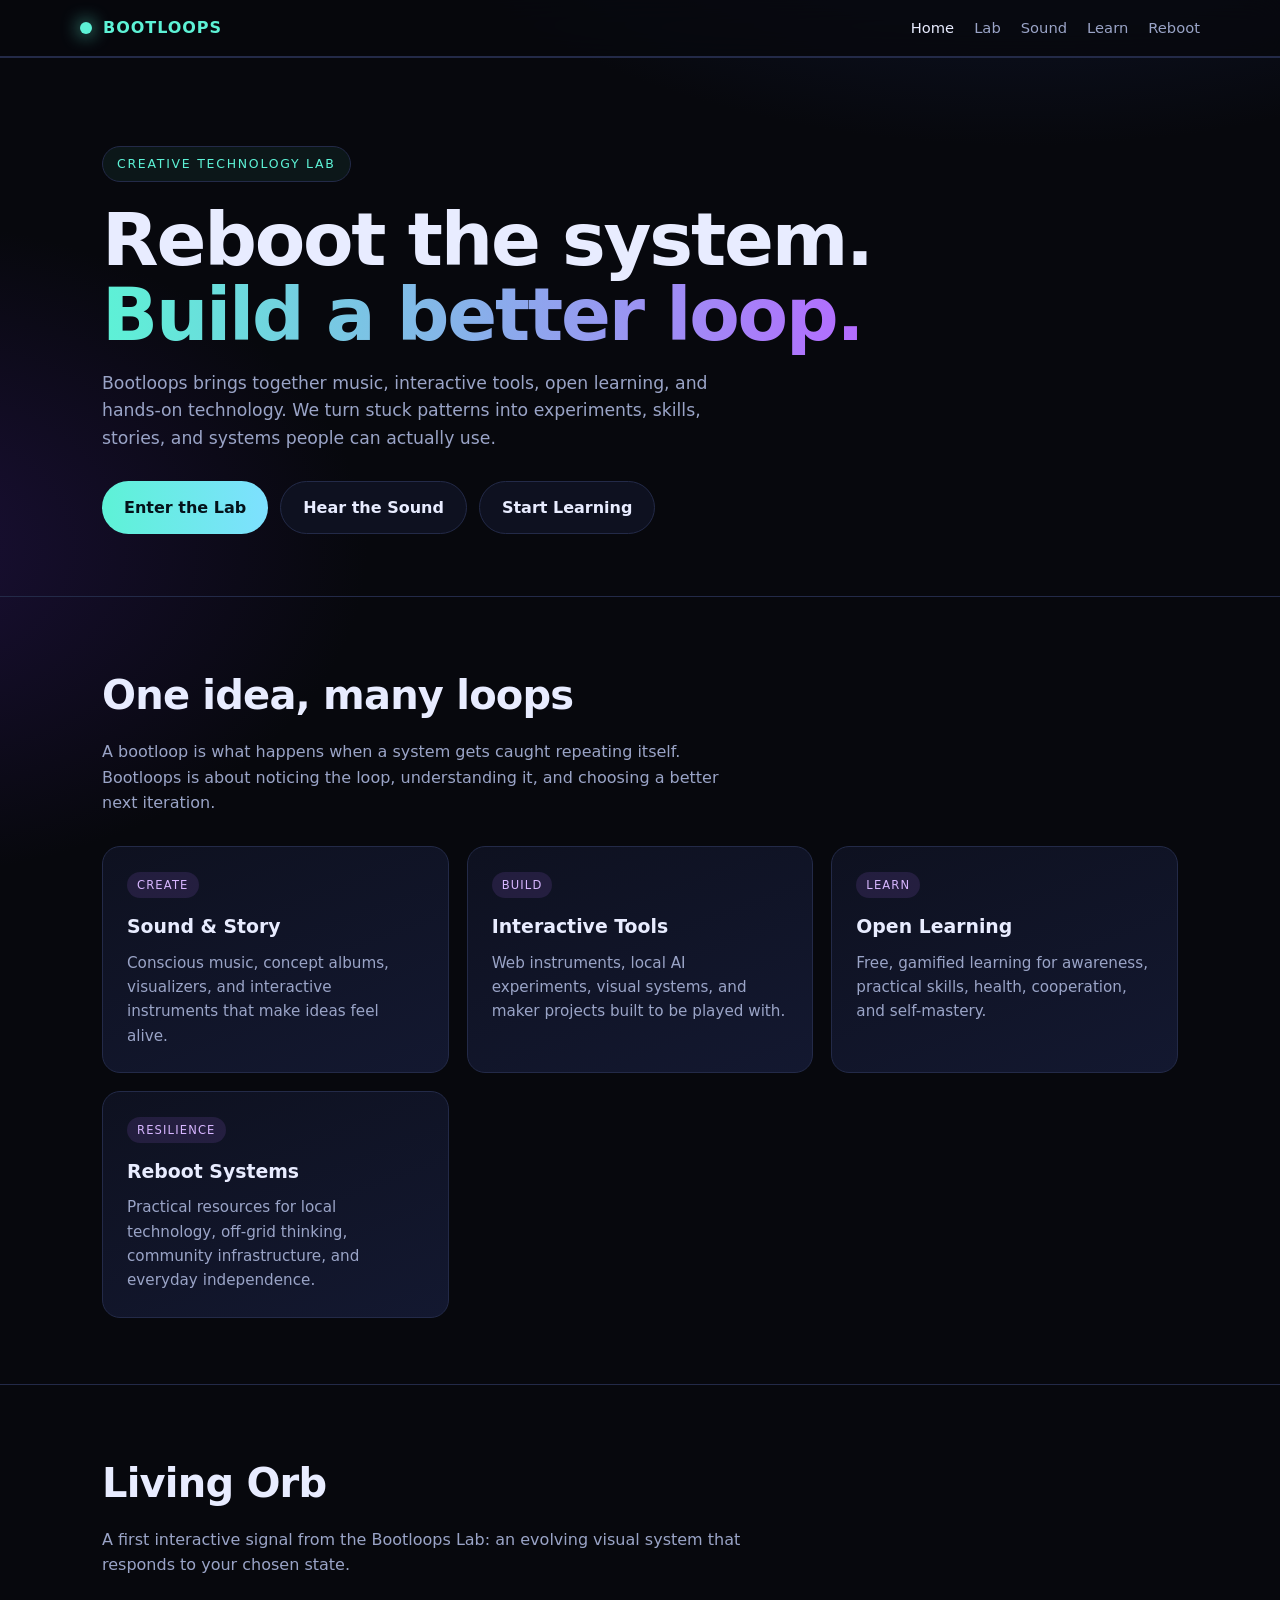
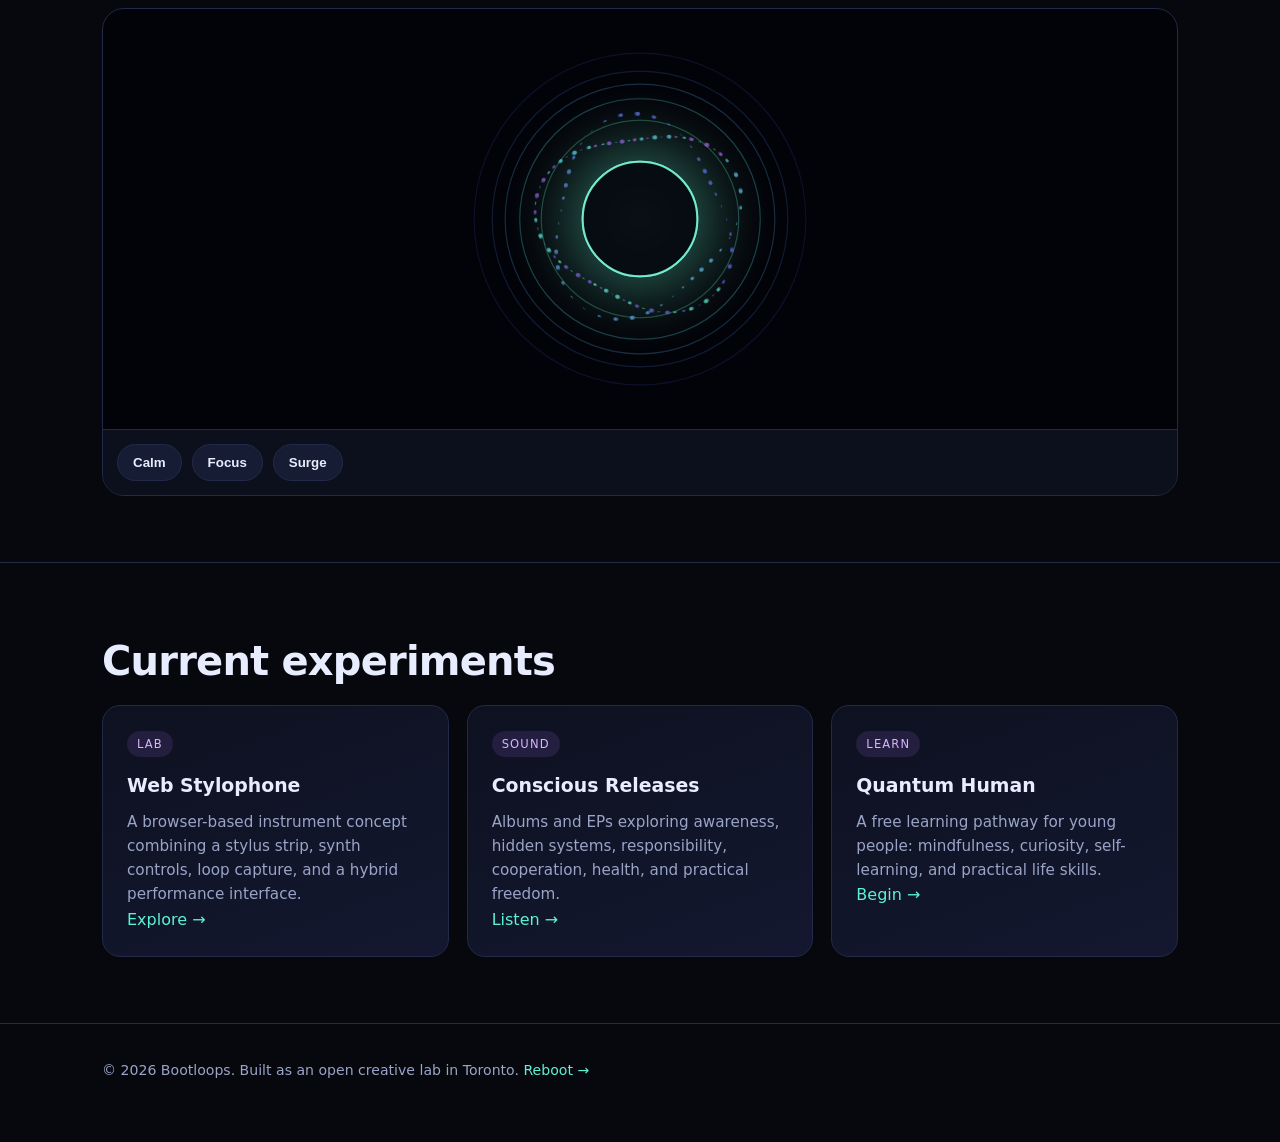
<file: index.html>
<!doctype html><html lang="en"><head><meta charset="utf-8"><meta name="viewport" content="width=device-width,initial-scale=1"><title>Bootloops — Reboot the system. Build a better loop.</title><meta name="description" content="Bootloops is a creative technology lab making music, interactive tools, and open learning that help people reboot their thinking, build practical skills, and create resilient ways of living."><link rel="stylesheet" href="css/style.css"></head><body><header><div class="wrap nav"><a class="brand" href="index.html"><span class="dot"></span>Bootloops</a><nav class="menu"><a class="active" href="index.html">Home</a><a href="lab.html">Lab</a><a href="sound.html">Sound</a><a href="learn.html">Learn</a><a href="reboot.html">Reboot</a></nav></div></header><main><section class="hero"><div class="wrap"><span class="kicker">Creative technology lab</span><h1>Reboot the system.<br><span>Build a better loop.</span></h1><p class="lede">Bootloops brings together music, interactive tools, open learning, and hands-on technology. We turn stuck patterns into experiments, skills, stories, and systems people can actually use.</p><div class="cta"><a class="btn primary" href="lab.html">Enter the Lab</a><a class="btn" href="sound.html">Hear the Sound</a><a class="btn" href="learn.html">Start Learning</a></div></div></section><section><div class="wrap"><h2>One idea, many loops</h2><p class="sub">A bootloop is what happens when a system gets caught repeating itself. Bootloops is about noticing the loop, understanding it, and choosing a better next iteration.</p><div class="grid"><article class="card"><span class="tag">Create</span><h3>Sound & Story</h3><p>Conscious music, concept albums, visualizers, and interactive instruments that make ideas feel alive.</p></article><article class="card"><span class="tag">Build</span><h3>Interactive Tools</h3><p>Web instruments, local AI experiments, visual systems, and maker projects built to be played with.</p></article><article class="card"><span class="tag">Learn</span><h3>Open Learning</h3><p>Free, gamified learning for awareness, practical skills, health, cooperation, and self-mastery.</p></article><article class="card"><span class="tag">Resilience</span><h3>Reboot Systems</h3><p>Practical resources for local technology, off-grid thinking, community infrastructure, and everyday independence.</p></article></div></div></section><section><div class="wrap"><h2>Living Orb</h2><p class="sub">A first interactive signal from the Bootloops Lab: an evolving visual system that responds to your chosen state.</p><div class="orb-wrap"><canvas id="orb"></canvas><div class="controls"><button data-mode="calm">Calm</button><button data-mode="focus">Focus</button><button data-mode="surge">Surge</button></div></div></div></section><section><div class="wrap"><h2>Current experiments</h2><div class="grid"><article class="card"><span class="tag">Lab</span><h3>Web Stylophone</h3><p>A browser-based instrument concept combining a stylus strip, synth controls, loop capture, and a hybrid performance interface.</p><a href="lab.html">Explore →</a></article><article class="card"><span class="tag">Sound</span><h3>Conscious Releases</h3><p>Albums and EPs exploring awareness, hidden systems, responsibility, cooperation, health, and practical freedom.</p><a href="sound.html">Listen →</a></article><article class="card"><span class="tag">Learn</span><h3>Quantum Human</h3><p>A free learning pathway for young people: mindfulness, curiosity, self-learning, and practical life skills.</p><a href="learn.html">Begin →</a></article></div></div></section></main><footer><div class="wrap">© 2026 Bootloops. Built as an open creative lab in Toronto. <a href="reboot.html">Reboot →</a></div></footer><script src="js/main.js"></script></body></html>
</file>
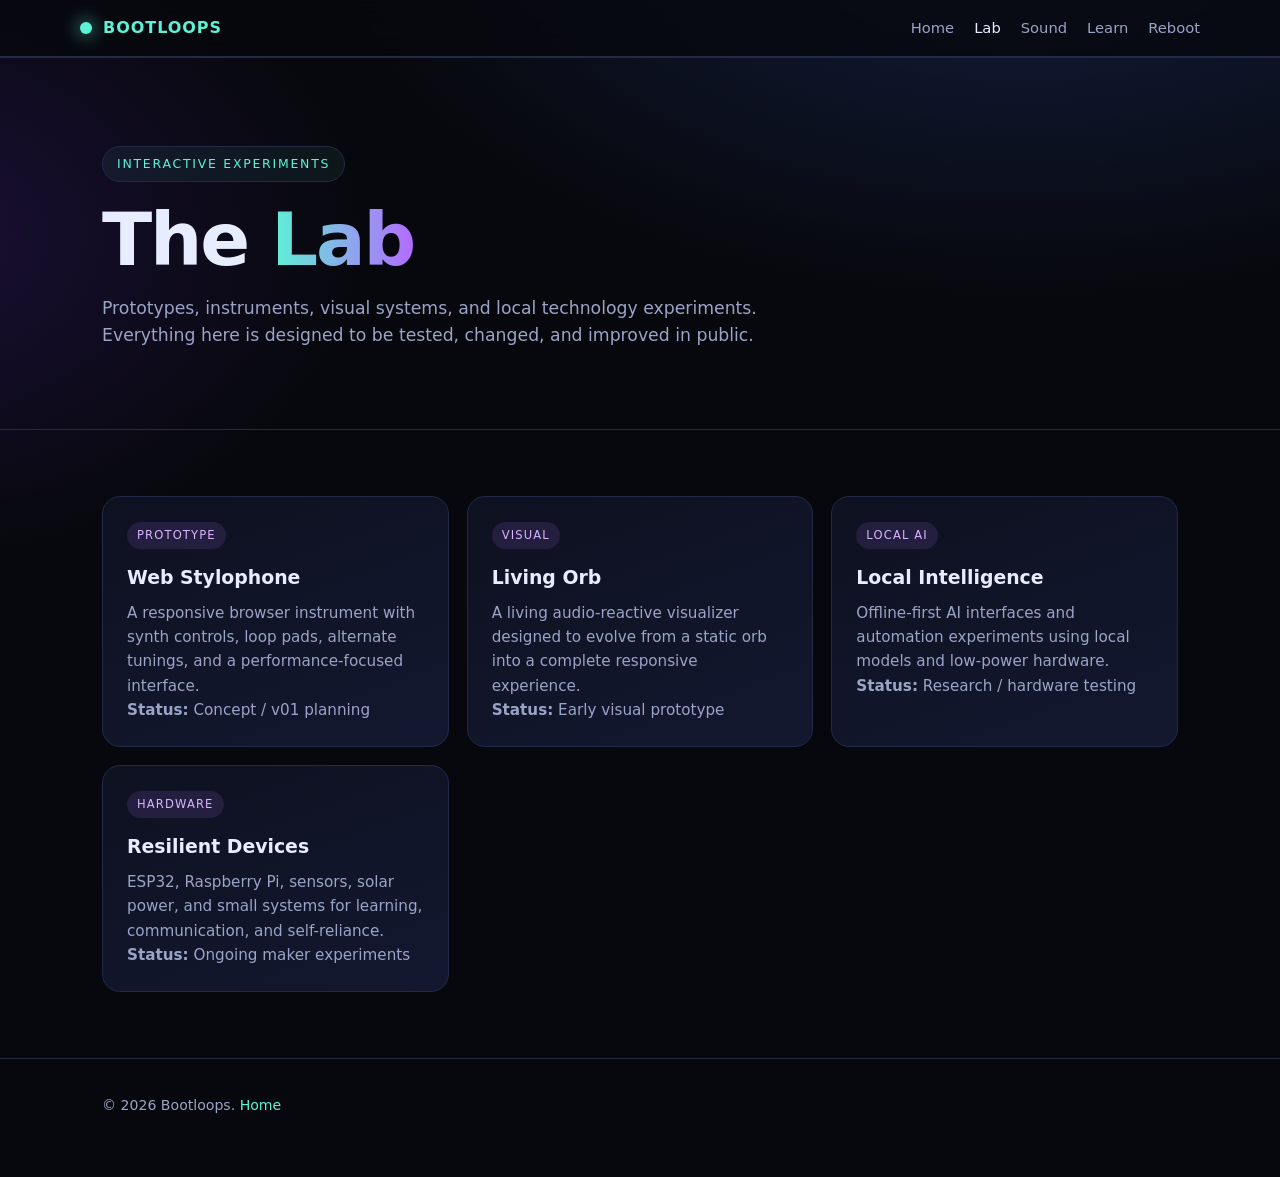
<file: lab.html>
<!doctype html><html lang="en"><head><meta charset="utf-8"><meta name="viewport" content="width=device-width,initial-scale=1"><title>Lab — Bootloops</title><link rel="stylesheet" href="css/style.css"></head><body><header><div class="wrap nav"><a class="brand" href="index.html"><span class="dot"></span>Bootloops</a><nav class="menu"><a href="index.html">Home</a><a class="active" href="lab.html">Lab</a><a href="sound.html">Sound</a><a href="learn.html">Learn</a><a href="reboot.html">Reboot</a></nav></div></header><main><section class="hero"><div class="wrap"><span class="kicker">Interactive experiments</span><h1>The <span>Lab</span></h1><p class="lede">Prototypes, instruments, visual systems, and local technology experiments. Everything here is designed to be tested, changed, and improved in public.</p></div></section><section><div class="wrap"><div class="grid"><article class="card"><span class="tag">Prototype</span><h3>Web Stylophone</h3><p>A responsive browser instrument with synth controls, loop pads, alternate tunings, and a performance-focused interface.</p><p><strong>Status:</strong> Concept / v01 planning</p></article><article class="card"><span class="tag">Visual</span><h3>Living Orb</h3><p>A living audio-reactive visualizer designed to evolve from a static orb into a complete responsive experience.</p><p><strong>Status:</strong> Early visual prototype</p></article><article class="card"><span class="tag">Local AI</span><h3>Local Intelligence</h3><p>Offline-first AI interfaces and automation experiments using local models and low-power hardware.</p><p><strong>Status:</strong> Research / hardware testing</p></article><article class="card"><span class="tag">Hardware</span><h3>Resilient Devices</h3><p>ESP32, Raspberry Pi, sensors, solar power, and small systems for learning, communication, and self-reliance.</p><p><strong>Status:</strong> Ongoing maker experiments</p></article></div></div></section></main><footer><div class="wrap">© 2026 Bootloops. <a href="index.html">Home</a></div></footer></body></html>
</file>
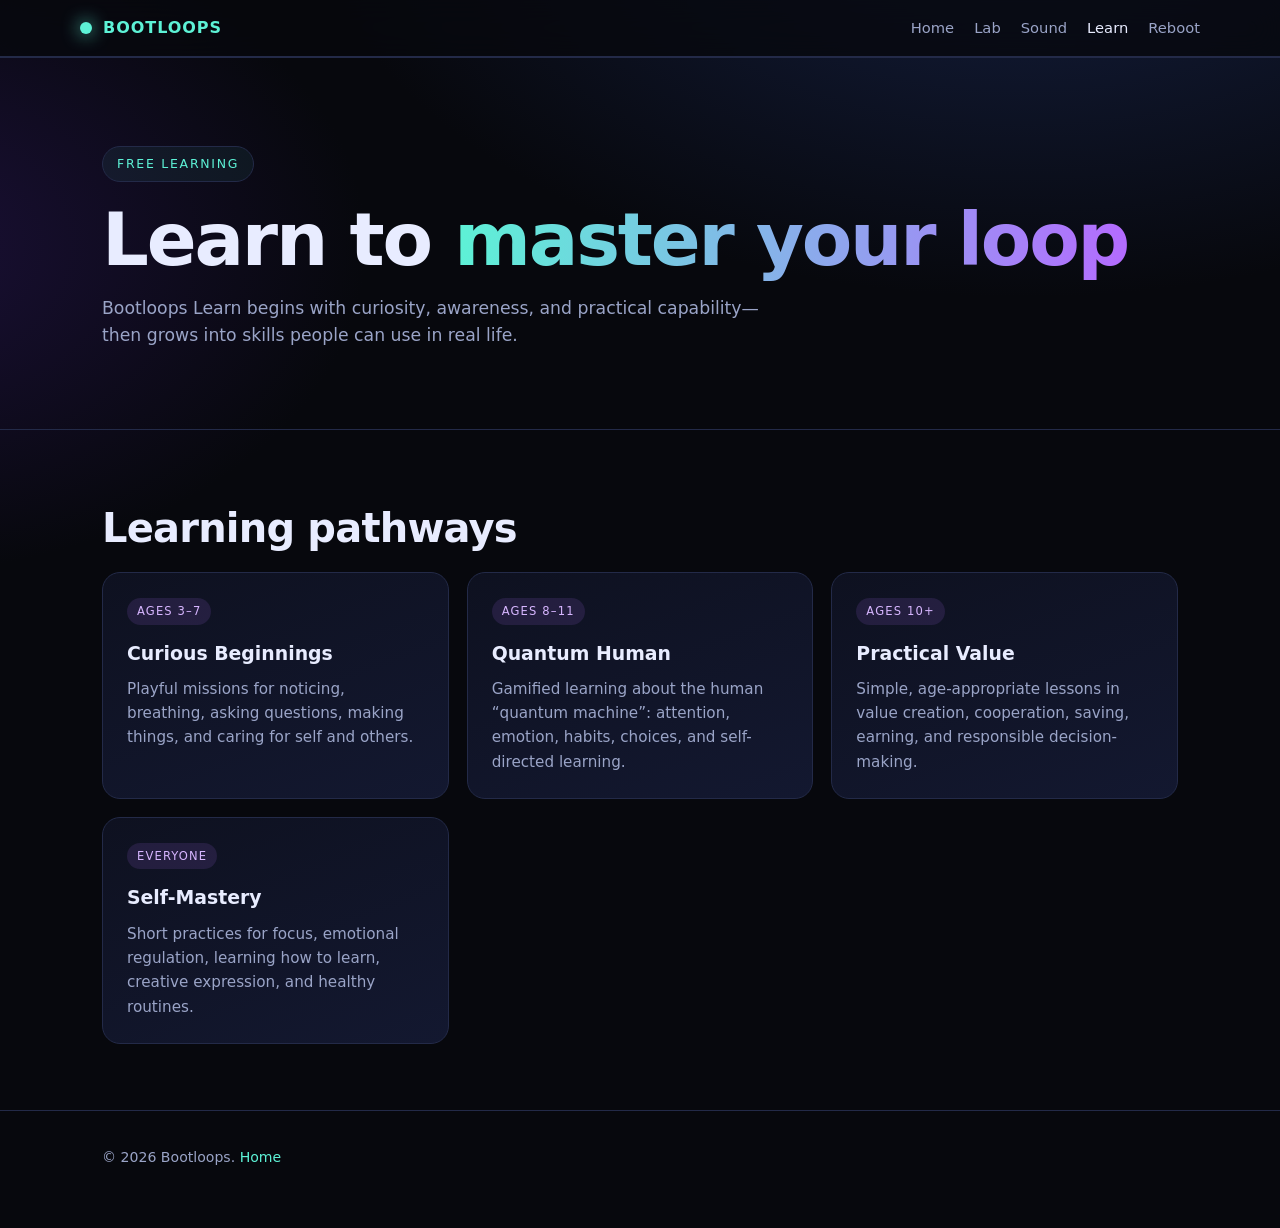
<file: learn.html>
<!doctype html><html lang="en"><head><meta charset="utf-8"><meta name="viewport" content="width=device-width,initial-scale=1"><title>Learn — Bootloops</title><link rel="stylesheet" href="css/style.css"></head><body><header><div class="wrap nav"><a class="brand" href="index.html"><span class="dot"></span>Bootloops</a><nav class="menu"><a href="index.html">Home</a><a href="lab.html">Lab</a><a href="sound.html">Sound</a><a class="active" href="learn.html">Learn</a><a href="reboot.html">Reboot</a></nav></div></header><main><section class="hero"><div class="wrap"><span class="kicker">Free learning</span><h1>Learn to <span>master your loop</span></h1><p class="lede">Bootloops Learn begins with curiosity, awareness, and practical capability—then grows into skills people can use in real life.</p></div></section><section><div class="wrap"><h2>Learning pathways</h2><div class="grid"><article class="card"><span class="tag">Ages 3–7</span><h3>Curious Beginnings</h3><p>Playful missions for noticing, breathing, asking questions, making things, and caring for self and others.</p></article><article class="card"><span class="tag">Ages 8–11</span><h3>Quantum Human</h3><p>Gamified learning about the human “quantum machine”: attention, emotion, habits, choices, and self-directed learning.</p></article><article class="card"><span class="tag">Ages 10+</span><h3>Practical Value</h3><p>Simple, age-appropriate lessons in value creation, cooperation, saving, earning, and responsible decision-making.</p></article><article class="card"><span class="tag">Everyone</span><h3>Self-Mastery</h3><p>Short practices for focus, emotional regulation, learning how to learn, creative expression, and healthy routines.</p></article></div></div></section></main><footer><div class="wrap">© 2026 Bootloops. <a href="index.html">Home</a></div></footer></body></html>
</file>
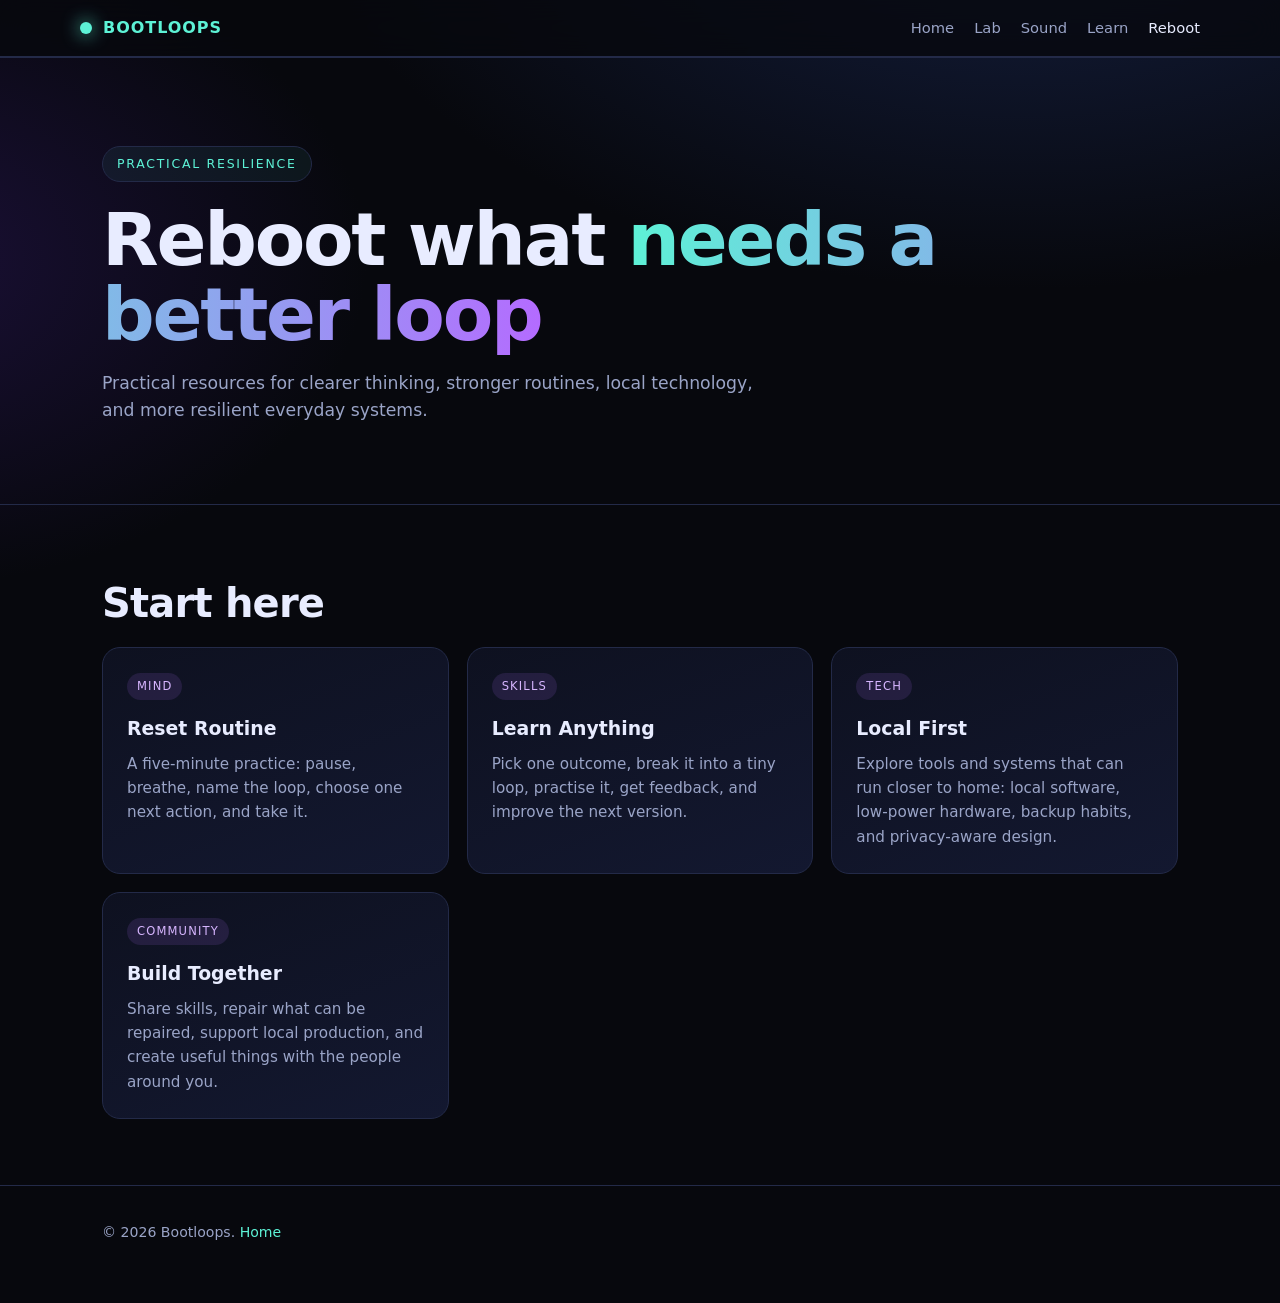
<file: reboot.html>
<!doctype html><html lang="en"><head><meta charset="utf-8"><meta name="viewport" content="width=device-width,initial-scale=1"><title>Reboot — Bootloops</title><link rel="stylesheet" href="css/style.css"></head><body><header><div class="wrap nav"><a class="brand" href="index.html"><span class="dot"></span>Bootloops</a><nav class="menu"><a href="index.html">Home</a><a href="lab.html">Lab</a><a href="sound.html">Sound</a><a href="learn.html">Learn</a><a class="active" href="reboot.html">Reboot</a></nav></div></header><main><section class="hero"><div class="wrap"><span class="kicker">Practical resilience</span><h1>Reboot what <span>needs a better loop</span></h1><p class="lede">Practical resources for clearer thinking, stronger routines, local technology, and more resilient everyday systems.</p></div></section><section><div class="wrap"><h2>Start here</h2><div class="grid"><article class="card"><span class="tag">Mind</span><h3>Reset Routine</h3><p>A five-minute practice: pause, breathe, name the loop, choose one next action, and take it.</p></article><article class="card"><span class="tag">Skills</span><h3>Learn Anything</h3><p>Pick one outcome, break it into a tiny loop, practise it, get feedback, and improve the next version.</p></article><article class="card"><span class="tag">Tech</span><h3>Local First</h3><p>Explore tools and systems that can run closer to home: local software, low-power hardware, backup habits, and privacy-aware design.</p></article><article class="card"><span class="tag">Community</span><h3>Build Together</h3><p>Share skills, repair what can be repaired, support local production, and create useful things with the people around you.</p></article></div></div></section></main><footer><div class="wrap">© 2026 Bootloops. <a href="index.html">Home</a></div></footer></body></html>
</file>
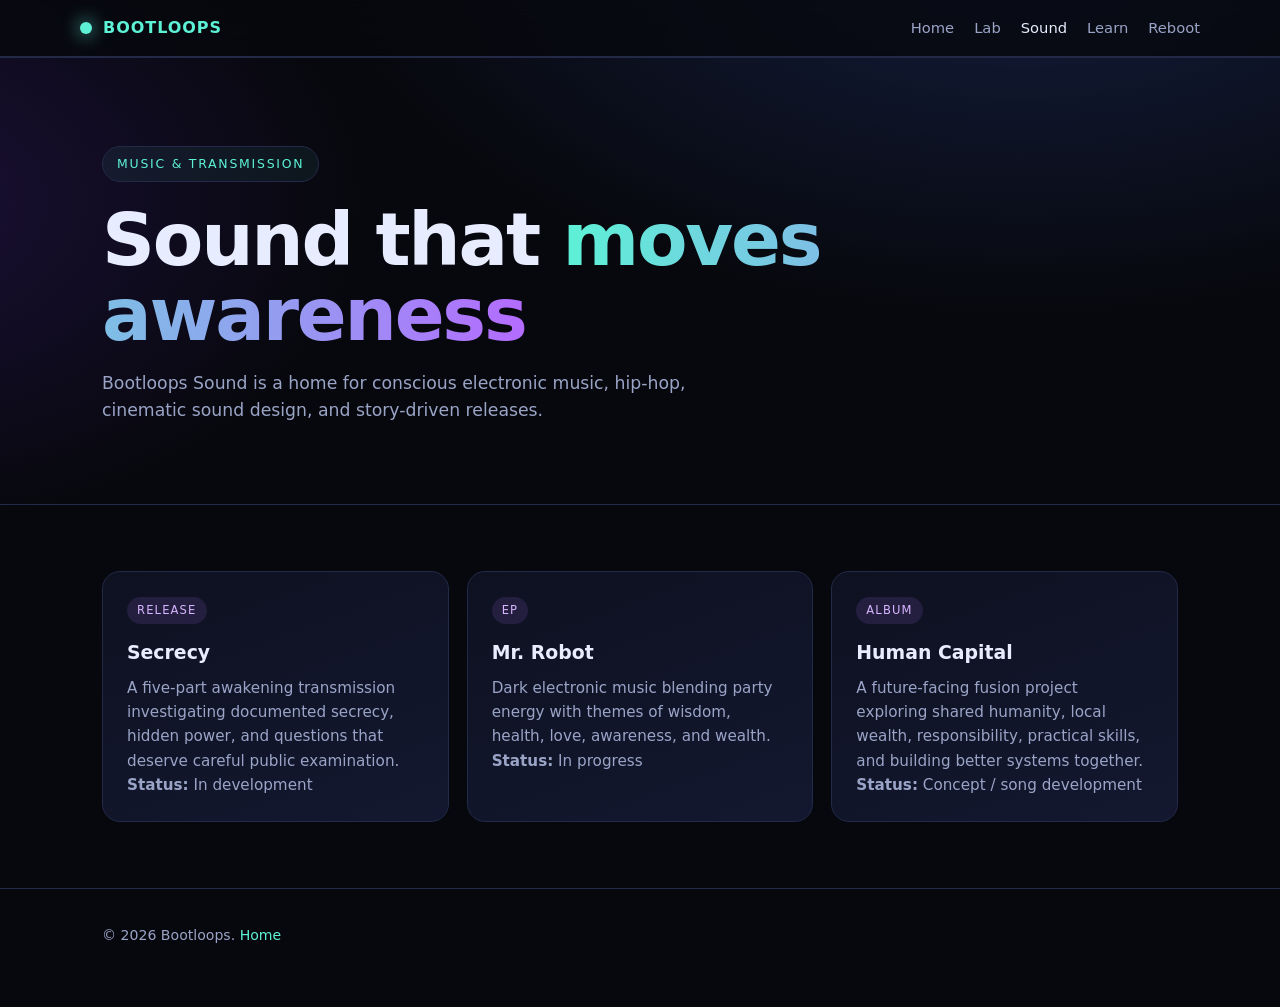
<file: sound.html>
<!doctype html><html lang="en"><head><meta charset="utf-8"><meta name="viewport" content="width=device-width,initial-scale=1"><title>Sound — Bootloops</title><link rel="stylesheet" href="css/style.css"></head><body><header><div class="wrap nav"><a class="brand" href="index.html"><span class="dot"></span>Bootloops</a><nav class="menu"><a href="index.html">Home</a><a href="lab.html">Lab</a><a class="active" href="sound.html">Sound</a><a href="learn.html">Learn</a><a href="reboot.html">Reboot</a></nav></div></header><main><section class="hero"><div class="wrap"><span class="kicker">Music & transmission</span><h1>Sound that <span>moves awareness</span></h1><p class="lede">Bootloops Sound is a home for conscious electronic music, hip-hop, cinematic sound design, and story-driven releases.</p></div></section><section><div class="wrap"><div class="grid"><article class="card"><span class="tag">Release</span><h3>Secrecy</h3><p>A five-part awakening transmission investigating documented secrecy, hidden power, and questions that deserve careful public examination.</p><p><strong>Status:</strong> In development</p></article><article class="card"><span class="tag">EP</span><h3>Mr. Robot</h3><p>Dark electronic music blending party energy with themes of wisdom, health, love, awareness, and wealth.</p><p><strong>Status:</strong> In progress</p></article><article class="card"><span class="tag">Album</span><h3>Human Capital</h3><p>A future-facing fusion project exploring shared humanity, local wealth, responsibility, practical skills, and building better systems together.</p><p><strong>Status:</strong> Concept / song development</p></article></div></div></section></main><footer><div class="wrap">© 2026 Bootloops. <a href="index.html">Home</a></div></footer></body></html>
</file>
<file: css/style.css>
:root{--bg:#07080d;--panel:#0e1120;--panel2:#131830;--ink:#e8ecff;--muted:#9aa4c7;--accent:#5df2d6;--accent2:#b46bff;--warn:#ffb454;--line:#232a48}
*{box-sizing:border-box}html{scroll-behavior:smooth}body{margin:0;background:radial-gradient(1200px 700px at 80% -10%,#152042 0,transparent 60%),radial-gradient(900px 600px at -10% 20%,#1b1038 0,transparent 55%),var(--bg);color:var(--ink);font:16px/1.6 Inter,system-ui,-apple-system,Segoe UI,sans-serif}
a{color:var(--accent);text-decoration:none}a:hover{text-decoration:underline}
.wrap{max-width:1120px;margin:0 auto;padding:0 22px}
header{position:sticky;top:0;z-index:20;backdrop-filter:blur(14px);background:rgba(7,8,13,.78);border-bottom:1px solid var(--line)}
.nav{display:flex;align-items:center;justify-content:space-between;gap:18px;padding:15px 0}
.brand{display:flex;align-items:center;gap:11px;font-weight:800;letter-spacing:.06em;text-transform:uppercase}
.dot{width:12px;height:12px;border-radius:50%;background:var(--accent);box-shadow:0 0 18px var(--accent);animation:pulse 2.4s infinite}
@keyframes pulse{50%{transform:scale(1.25);opacity:.65}}
.menu{display:flex;gap:20px;flex-wrap:wrap}.menu a{color:var(--muted);font-size:.92rem}.menu a.active,.menu a:hover{color:var(--ink)}
.hero{padding:88px 0 62px;position:relative;overflow:hidden}
.kicker{display:inline-flex;align-items:center;gap:8px;border:1px solid var(--line);border-radius:999px;padding:7px 14px;color:var(--accent);font-size:.78rem;letter-spacing:.14em;text-transform:uppercase;background:rgba(93,242,214,.06)}
h1{font-size:clamp(2.5rem,6.5vw,4.6rem);line-height:1.02;margin:20px 0 18px;letter-spacing:-.03em}
h1 span{background:linear-gradient(90deg,var(--accent),var(--accent2));-webkit-background-clip:text;background-clip:text;color:transparent}
.lede{max-width:660px;color:var(--muted);font-size:1.08rem}
.cta{display:flex;gap:12px;flex-wrap:wrap;margin-top:28px}
.btn{display:inline-flex;align-items:center;gap:9px;padding:13px 22px;border-radius:999px;font-weight:700;border:1px solid var(--line);color:var(--ink);background:var(--panel)}
.btn.primary{background:linear-gradient(90deg,var(--accent),#7ee0ff);color:#04121a;border:0}
.btn:hover{transform:translateY(-2px);transition:.18s}
.grid{display:grid;grid-template-columns:repeat(auto-fit,minmax(270px,1fr));gap:18px}
.card{background:linear-gradient(160deg,var(--panel),var(--panel2));border:1px solid var(--line);border-radius:18px;padding:24px;min-height:180px}
.card h3{margin:0 0 9px;font-size:1.18rem}.card p{margin:0;color:var(--muted);font-size:.95rem}
.tag{display:inline-block;margin-bottom:13px;padding:4px 10px;border-radius:999px;background:rgba(180,107,255,.13);color:#d7b6ff;font-size:.72rem;letter-spacing:.1em;text-transform:uppercase}
section{padding:66px 0;border-top:1px solid var(--line)}
h2{font-size:clamp(1.7rem,3.5vw,2.5rem);margin:0 0 12px;letter-spacing:-.02em}
.sub{color:var(--muted);max-width:640px;margin:0 0 30px}
.orb-wrap{position:relative;border:1px solid var(--line);border-radius:22px;overflow:hidden;background:#05060b;min-height:420px}
canvas{display:block;width:100%;height:420px}
.controls{display:flex;gap:10px;flex-wrap:wrap;padding:14px;border-top:1px solid var(--line);background:rgba(14,17,32,.9)}
button{cursor:pointer;border:1px solid var(--line);background:#161c33;color:var(--ink);padding:10px 15px;border-radius:999px;font-weight:600}
button:hover{border-color:var(--accent);color:var(--accent)}
footer{padding:35px 0 60px;color:var(--muted);border-top:1px solid var(--line);font-size:.88rem}
.status{display:flex;gap:8px;align-items:center;color:var(--accent);font-size:.82rem;letter-spacing:.1em;text-transform:uppercase}
.status i{width:8px;height:8px;border-radius:50%;background:var(--accent);box-shadow:0 0 12px var(--accent)}
@media(max-width:640px){.nav{flex-direction:column;align-items:flex-start}.hero{padding:58px 0 45px}.orb-wrap{min-height:330px}canvas{height:330px}}
</file>
